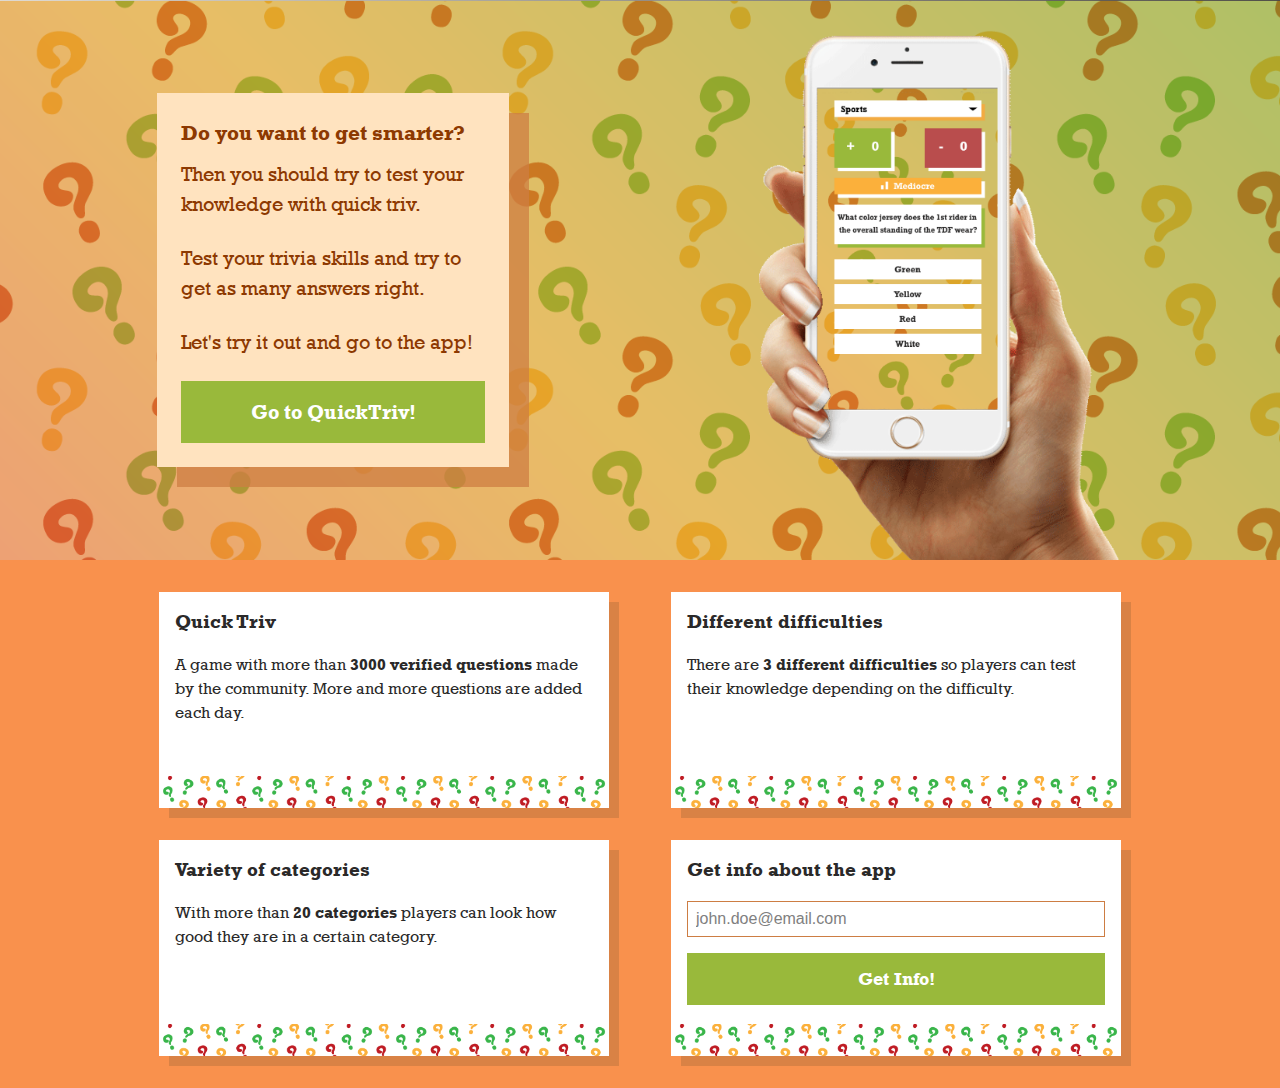
<file: index.html>
<!doctype html>
<html lang="en">
    <head>
        <meta charset="utf-8">
        <meta http-equiv="x-ua-compatible" content="ie=edge">
        <title>QuickTRIV</title>
        <meta name="description" content="This is my HTML5 boilerplate.">
        <meta name="viewport" content="width=device-width, initial-scale=1.0">

        <link rel="icon" href="assets/favicon.ico">
        <link rel="stylesheet" href="css/normalize.css">
        <link rel="stylesheet" href="css/screen.css">
        
    </head>
    <body class="c-body">
        <main class="c-main">
            <div class="c-main__intro">
                <div class="c-main__intro--item c-main__intro--header">
                    Do you want to get smarter?
                </div>
                <p class="c-main__intro--item">
                    Then you should try to test 
                    your knowledge with quick 
                    triv.
                </p>
                <p class="c-main__intro--item">
                    Test your trivia skills and try
                    to get as many answers right.
                </p>
                <p class="c-main__intro--item">
                    Let's try it out and go to the app!
                </p>
                <div class="c-main__intro--item">
                    <a href="app.html" class="c-main__intro--button">
                        Go to QuickTriv!
                    </a>
                </div>
            </div>
            <div class="c-main__mockup">
                <img src="assets/img/Mockup.png" alt="mockup" class="c-main__mockup--img">
            </div>
        </main>
        <footer class="c-footer">
            <div class="c-footer__item">
                <div class="c-footer__item--header">Quick Triv</div>
                <p class="c-footer__item--content">
                    A game with more than <span class="c-highlight">3000 verified
                    questions</span> made by the community.
                    More and more questions are added each 
                    day.
                </p>
                <div class="c-footer__item--img"></div>
            </div>
            <div class="c-footer__item">
                <div class="c-footer__item--header">Different difficulties</div>
                <p class="c-footer__item--content">
                    There are <span class="c-highlight">3 different difficulties</span> so players can test
                    their knowledge depending on the 
                    difficulty.
                </p>
                <div class="c-footer__item--img"></div>    
            </div>
            <div class="c-footer__item">
                <div class="c-footer__item--header">Variety of categories</div>
                <p class="c-footer__item--content">
                    With more than <span class="c-highlight">20 categories</span> players can
                    look how good they are in a certain 
                    category.
                </p>
                <div class="c-footer__item--img"></div>
            </div>
            <div class="c-footer__item c-footer__mail">
                <div class="c-footer__item--header">Get info about the app</div>
                <form action="" class="c-footer__item--mail">
                    <input type="email" class="c-mail__input" placeholder="john.doe@email.com" required>
                    <input type="submit" class="c-mail__button" value="Get Info!">
                </form>
                <div class="c-footer__item--img"></div>
            </div>
        </footer>
    </body>
</html>
</file>
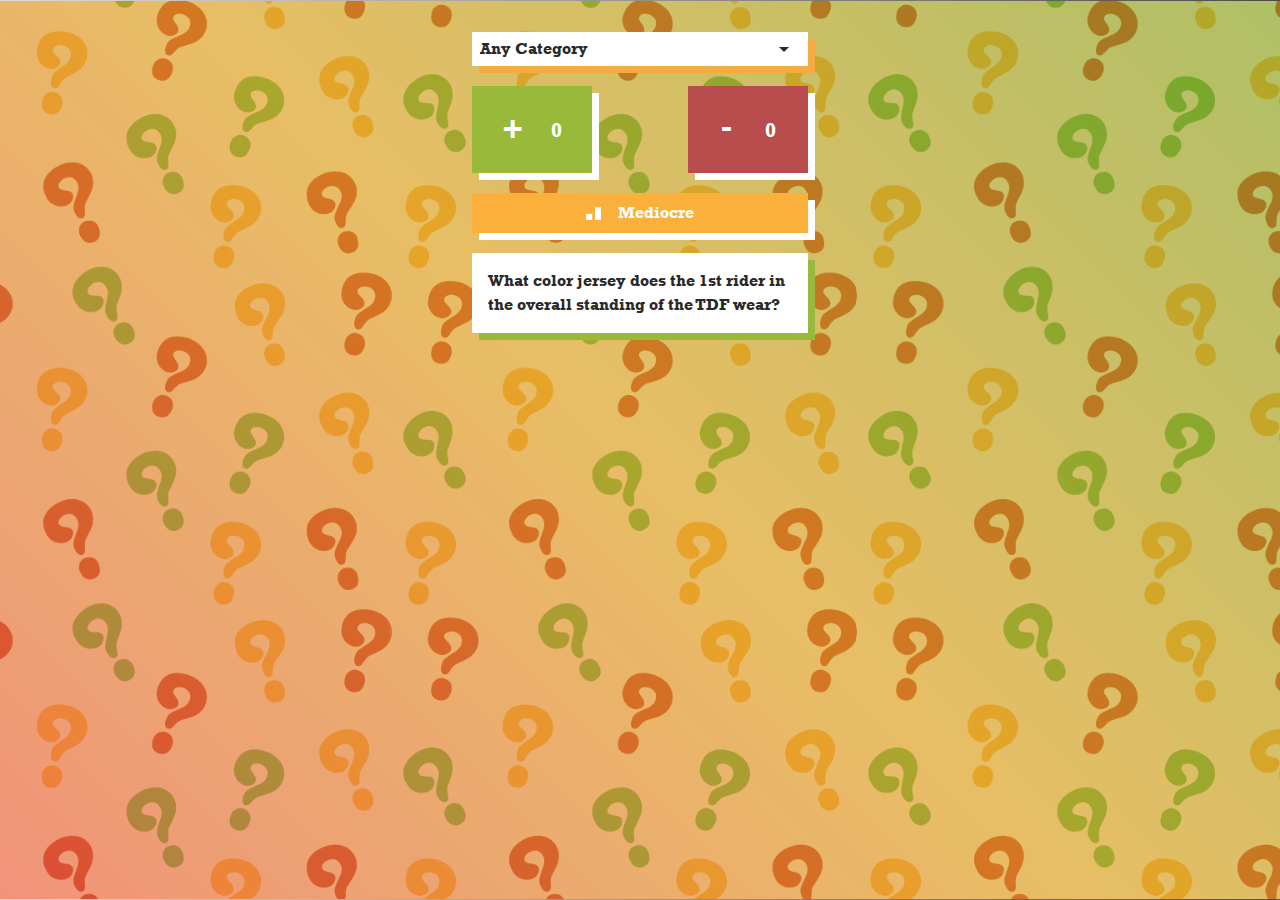
<file: app.html>
<!doctype html>
<html lang="en">
    <head>
        <meta charset="utf-8">
        <meta http-equiv="x-ua-compatible" content="ie=edge">
        <title>QuickTRIV</title>
        <meta name="description" content="This is my HTML5 boilerplate.">
        <meta name="viewport" content="width=device-width, initial-scale=1.0">

        <link rel="icon" href="assets/favicon.ico">
        <link rel="stylesheet" href="css/normalize.css">
        <link rel="stylesheet" href="css/screen.css">

        <script src="js/app.js">
        </script>
        
    </head>
    <body class="c-body__app">
        <main class="c-app">
            <span class="c-app__item c-custom-select">
                <select name="category" id="category" class="c-custom-select__input js-select">
                    <option value="0">Any Category</option>
                    <option value="9">General Knowledge</option>
                    <option value="10">Books</option>
                    <option value="11">Film</option>
                    <option value="12">Music</option>
                    <option value="13">Musicals &amp; Theatres</option>
                    <option value="14">Television</option>
                    <option value="15">Video Games</option>
                    <option value="16">Board Games</option>
                    <option value="17">Science &amp; Nature</option>
                    <option value="18">Computers</option>
                    <option value="19">Mathematics</option>
                    <option value="20">Mythology</option>
                    <option value="21">Sports</option>
                    <option value="22">Geography</option>
                    <option value="23">History</option>
                    <option value="24">Politics</option>
                    <option value="25">Art</option>
                    <option value="26">Celebrities</option>
                    <option value="27">Animals</option>
                    <option value="28">Vehicles</option>
                    <option value="29">Comics</option>
                    <option value="30">Gadgets</option>
                    <option value="31">Japanese Anime &amp; Manga</option>
                    <option value="32">Cartoon &amp; Animations</option>
                </select>
                <svg class="c-custom-select__symbol" xmlns="http://www.w3.org/2000/svg" viewBox="0 0 24 24">
                    <path d="M7,10l5,5,5-5Z"/>
                </svg>
            </span>
            <div class="c-app__item c-score">
                <div class="c-score__plus">
                    <span class="c-score__plus--symbol">+</span>
                    <span class="js-score__plus">0</span>
                </div>
                <div class="c-score__min">
                    <span class="c-score__min--symbol">-</span>
                    <span class="js-score__min">0</span>
                </div>
            </div>
            <div class="c-app__item c-difficulty">
                <span class="c-difficulty__symbol"></span>
                <p class="c-difficulty__text js-difficulty">Mediocre</p>
            </div>
            <div class="c-app__item c-trivia">
                <div class="c-trivia__question js-question">
                    What color jersey does the 1st rider in 
                    the overall standing of the TDF wear?
                </div>
                <div class="c-trivia__answers js-answers">
                    <div class="c-trivia__answers--item">
                        <button class="c-trivia__button">
                            Green
                        </button>
                    </div>
                    <div class="c-trivia__answers--item">
                        <button class="c-trivia__button">
                            Yellow
                        </button>
                    </div>
                    <div class="c-trivia__answers--item">
                        <button class="c-trivia__button">
                            Blue
                        </button>
                    </div>
                    <div class="c-trivia__answers--item">
                        <button class="c-trivia__button">
                            White
                        </button>
                    </div>
                </div>
            </div>
        </main>
    </body>
</html>
</file>
<file: css/screen.css>
/*------------------------------------*\
#FONTS
\*------------------------------------*/

@font-face {
    font-family: "Rockwell";
    font-weight: 400;
    src: url("../fonts/rock.ttf") format("truetype");
}

@font-face {
    font-family: "Rockwell";
    font-weight: 600;
    src: url("../fonts/rockb.ttf") format("truetype");
}

/*------------------------------------*\
#Variables
\*------------------------------------*/

:root {
    /* colors */
    
    --color-alpha-xx-light: #FFE3BF;
    --color-alpha-xxs-light: #FBB03B;
    --color-alpha-x-light: #F9914D;
    --color-alpha-light: #CD7D43;
    --color-alpha: #8D3901;

    --color-beta: #99B93B;
    --color-beta-dark: rgb(124, 153, 35);

    --color-charlie: #B94D4D;
    
    --global-color-neutral: #2A2929;

    --color-neutral-light: #fff;
    --color-neutral-xs-dark: rgb(236, 236, 236);
    --color-neutral-xx-dark: Grey;
    /* Shadows */
    --shadow-neutral: 40px 40px 0 rgb(205,125,67,.75);
    --shadow-neutral-phone: 20px 20px 0 rgb(205,125,67,.75);
    --shadow-neutral-small: 10px 10px 0 rgb(205,125,67,.75);
    --shadow-neutral-app: 7px 7px 0 rgb(243, 171, 66);
    --global-focus-shadow-select: 7px 7px 0 var(--color-alpha);
    --global-focus-shadow: 0 0 0 3px var(--color-alpha);
    /* borders */
    --global-borderRadius: 5px;
    --global-borderWidth: 1px;
    --global-focus-border: 1px solid var(--color-alpha);
    --global-border: 1px solid var(--color-alpha-light);

    

    /* transitions */
    --transition-alpha: .25s;

    /* Baseline settings */
    --global-baseline: 8px;
    --global-whitespace: calc(var(--global-baseline) * 3); /* = 24px */

    --global-whitespace-md: calc(var(--global-baseline) * 2); /*  = 16px */

    /* Grid */
    --grid-baseline: 5px;
    
}

/*------------------------------------*\
#GENERIC
\*------------------------------------*/

/*
    Generic: Page
    ---
    Global page styles + universal box-sizing:
*/

html {
    font-size: 16px; /* = 1rem */
    line-height: 1.5;
    font-family: 'Rockwell', Helvetica, arial, sans-serif;
    color: var(--global-color-neutral);
    box-sizing: border-box;
    -webkit-font-smoothing: antialiased;
    -moz-osx-font-smoothing: grayscale;
    background: url("../assets/img/background.png");
    background-position: center top;
    background-size: cover;
}

@media (min-width: 62.5rem){
    html{
        height: 100vh;
    }
}

*,
*:before,
*:after {
    box-sizing: inherit;
}

/*
* Remove text-shadow in selection highlight:
* https://twitter.com/miketaylr/status/12228805301
*
* Customize the background color to match your design.
*/

::-moz-selection {
    background: var(--color-alpha);
    color: white;
    text-shadow: none;
}

::selection {
    background: var(--color-alpha);
    color: white;
    text-shadow: none;
}

/*------------------------------------*\
#Elements
\*------------------------------------*/

/*
Elements: Images
---
Default markup for images to make them responsive
*/

img {
    max-width: 100%;
    vertical-align: top;
}

/*
    Elements: typography
    ---
    Default markup for typographic elements
*/

h1,
h2,
h3 {
    font-weight: 700;
}

h1 {
    font-size: 36px;
    line-height: 48px;
    margin: 0 0 24px;
}

h2 {
    font-size: 32px;
    line-height: 40px;
    margin: 0 0 24px;
}

h3 {
    font-size: 26px;
    line-height: 32px;
    margin: 0 0 24px;
}

h4,
h5,
h6 {
    font-size: 16px;
    font-weight: 600;
    line-height: 24px;
    margin: 0 0 24px;
}

p,
ol,
ul,
dl,
table,
address,
figure {
    margin: 0 0 24px;
}

ul,
ol {
    padding-left: 24px;
}

li ul,
li ol {
    margin-bottom: 0;
}

blockquote {
    font-style: normal;
    font-size: 23px;
    line-height: 32px;
    margin: 0 0 24px;
}

blockquote * {
    font-size: inherit;
    line-height: inherit;
}

figcaption {
    font-weight: 400;
    font-size: 12px;
    line-height: 16px;
    margin-top: 8px;
}

hr {
    border: 0;
    height: 1px;
    background: LightGrey;
    margin: 0 0 24px;
}

a {
    transition: all var(--transition-alpha);
    color: var(--color-alpha);
    outline-color: var(--color-alpha);
    outline-width: medium;
    outline-offset: 2px;
}

a:visited,
a:active {
    color: var(--color-alpha);
}

a:hover,
a:focus {
    color: var(--color-alpha-x-light);
}

label,
input {
    display: block;
}

select {
    width: 100%;
}

input::placeholder {
    color: var(--color-neutral-light);
}

/*------------------------------------*\
#OBJECTS
\*------------------------------------*/

/*
    Objects: Row
    ---
    Creates a horizontal row that stretches the viewport and adds padding around children
*/

.o-row {
    position: relative;
    padding: 24px 24px 0;
}

/*
    Objects: Container
    ---
    Creates a horizontal container that sets de global max-width
*/

.o-container {
    margin-left: auto;
    margin-right: auto;
    max-width: 79.5em; /* 79.5 * 16px = 1272 */
    width: 100%;
}

/*
    Objects: List
    ---
    Small reusable object to remove default list styling from lists
*/

.o-list {
    list-style: none;
    padding: 0;
}

/*
    Object: Button reset
    ---
    Small button reset object
*/

.o-button-reset {
    border: none;
    margin: 0;
    padding: 0;
    width: auto;
    overflow: visible;
    background: transparent;

    /* inherit font & color from ancestor */
    color: inherit;
    font: inherit;

    /* Normalize `line-height`. Cannot be changed from `normal` in Firefox 4+. */
    line-height: normal;

    /* Corrects font smoothing for webkit */
    -webkit-font-smoothing: inherit;
    -moz-osx-font-smoothing: inherit;

    /* Corrects inability to style clickable `input` types in iOS */
    -webkit-appearance: none;
}

/*
    Object: Hide accessible
    ---
    Accessibly hide any element
*/

.o-hide-accessible {
    position: absolute;
    width: 1px;
    height: 1px;
    padding: 0;
    margin: -1px;
    overflow: hidden;
    clip: rect(0, 0, 0, 0);
    border: 0;
}

/*------------------------------------*\
#COMPONENTS
\*------------------------------------*/

/*
    Component: Main
    ---
    Main element
*/

.c-body{
    display: flex;
    flex-direction: column;
    height: 100%;
}

.c-main{
    display: flex;
    flex-direction: column;
    padding: 2rem 2rem 0rem 2rem;
}

.c-main__intro{
    padding: 1.5rem;
    background-color: var(--color-alpha-xx-light);
    font-size: 1.25rem;
    color: var(--color-alpha);
    box-shadow: var(--shadow-neutral-phone);
}

.c-main__intro--header{
    font-weight: 600;
    font-size: 1.3rem;
}

.c-main__intro--item + .c-main__intro--item{
    margin-top: calc(var(--grid-baseline) * 2);
}

.c-main__intro--button,
.c-mail__button{
    outline: 0;
    background-color: var(--color-beta);
    border: none;
    color: var(--color-neutral-light);
    padding: 1rem;
    display: block;
    text-align: center;
    width: 100%;
    font-weight: 600;
    text-decoration: none;
}

.c-mail__button{
    font-family: 'Rockwell';
    font-size: 1.1rem;
}

.c-main__intro--button:visited,
.c-mail__button:visited{
    color: var(--color-neutral-light);
}

.c-main__intro--button:hover,
.c-main__intro--button:active,
.c-mail__button:hover,
.c-mail__button:active{
    background-color: var(--color-beta-dark);
    color: var(--color-neutral-light);
}

.c-main__intro--button:focus,
.c-mail__button:focus{
    border: var(--global-focus-border);
    box-shadow: var(--global-focus-shadow);
}

.c-main__mockup{
    align-self: center;
}

.c-highlight{
    font-weight: 600;
}


@media (min-width: 32.5rem){
    .c-main__intro{
        align-self: center;
        height: auto;
        max-width: 22rem;
    }

    .c-main__mockup--img{
        max-width: 25rem;
    }
}

@media (min-width: 62.5rem){
    .c-main{
        padding-top: 0;
        flex-direction: row;
        justify-content: space-around;
    }

    .c-main__mockup--img{
        height: 35rem;
    }
}

/*
    Component: Footer
    ---
    Footer element
*/

.c-footer{
    display: flex;
    flex-direction: column;
    align-items: center;
    background: var(--color-alpha-x-light);
    padding: 2rem;
    height: auto;
}

.c-footer__item{
    color: var(--global-color-neutral);
    background: var(--color-neutral-light);
    box-shadow: var(--shadow-neutral-small);
}

.c-footer__item + .c-footer__item{
    margin-top: 2rem;
}

.c-footer__item--header{
    margin: 1rem 1rem 0 1rem;
    font-weight: 600;
    font-size: 1.2rem;
}

.c-footer__item--content,
.c-footer__item--mail{
    margin: 1rem;
}

.c-footer__item--img{
    background: url('../assets/img/smallback.png');
    background-size: contain;
    bottom: 0;
    height: 2rem;
    width: 100%;
}

.c-footer__mail{
    width: 100%;
}

.c-mail__input{
    width: 100%;
    margin-bottom: 1rem;
    padding: 0.5rem;
    border: var(--global-border);
}

.c-mail__input::placeholder{
    color: var(--color-neutral-xx-dark);
}

.c-mail__input:focus{
    outline: 0;
    border: var(--global-focus-border);
}

@media (min-width: 32.5rem){
    .c-footer__item{
        position: relative;
        max-width: 28.125rem;
        height: auto;
        padding-bottom: 1.75rem;   
    }

    .c-footer__mail{
        width: 28.125rem;
    }

    .c-footer__item--img{
        position: absolute;
    }
}

@media (min-width: 71rem){

    .c-footer{
        padding-left: 8rem;
        padding-right: 8rem;
        display: grid;
        grid-template-columns: repeat(2, 1fr);
        grid-template-rows: repeat(2, 1fr);
        justify-items: center;
        row-gap: 2rem;
        height: 100%;
    }

    .c-footer__item{
        height: 13.5rem;
    }
    .c-footer__item + .c-footer__item{
        margin-top: 0rem;
    }
}


/*
    Component: App
    ---
    App class
*/

.c-body__app{
    height: 100vh;
    display: flex;
    justify-content: center;
}

.c-app{
    max-width: 25rem;
    padding: 2rem 2rem 2rem;
}

.c-app__item + .c-app__item{
    margin-top: 1.25rem;
}

@media (min-width: 32.5rem){
    .c-app{
        width: 25rem;
    }
}


/*
  custom select
*/

.c-custom-select{
    width: 100%;
	position: relative;
}
.c-custom-select__input{
    border-radius: 0;
	-webkit-appearance: none;
	-moz-appearance: none;
    appearance: none;
    font-weight: 600;
    width: 100%;
    padding: 0.5rem;
    padding-right: 2.5rem;
	font-family: inherit;
    outline: none;
    border: 0;
	box-shadow: var(--shadow-neutral-app);
	background-color: var(--color-neutral-light);
	color: var(--global-color-neutral);
}
.c-custom-select__symbol{
	width: 24px;
	height: 24px;
	display: block;
    fill: var(--global-color-neutral);
	position: absolute;
	top: -2px;
	right: 12px;
	pointer-events: none;
}
.c-custom-select__input:focus,
.c-custom-select__input:active{
    box-shadow: var(--global-focus-shadow-select);
	
}

/*
    Component: Difficulty
    ---
    Difficulty class
*/

.c-difficulty{
    --shadow-neutral-app: 7px 7px 0 var(--color-neutral-light);
    padding: 0.5rem;
    display: flex;
    justify-content: center;
    align-items: center;
    background: var(--color-alpha-xxs-light);
    box-shadow: var(--shadow-neutral-app);
}

.c-difficulty__symbol{
    background: url("../assets/img/lvl2.png");
    background-repeat: no-repeat;
    background-size: contain;
    margin-right: 0.5rem;
    width: 1.5rem;
    height: 1.5rem;
}

.c-difficulty__text{
    margin: 0 !important;
    font-weight: 600;
    color: white;
}

.easy{
    background: var(--color-beta);
}

.med{
    background: var(--color-alpha-xxs-light);
}

.hard{
    background: var(--color-charlie);
}

.easy .c-difficulty__symbol{
    background: url("../assets/img/lvl1.png");
    background-repeat: no-repeat;
    background-size: contain;
    margin-right: 0.5rem;
    width: 1.5rem;
    height: 1.5rem;
}
.med .c-difficulty__symbol{
    background: url("../assets/img/lvl2.png");
    background-repeat: no-repeat;
    background-size: contain;
    margin-right: 0.5rem;
    width: 1.5rem;
    height: 1.5rem;
}
.hard .c-difficulty__symbol{
    background: url("../assets/img/lvl3.png");
    background-repeat: no-repeat;
    background-size: contain;
    margin-right: 0.5rem;
    width: 1.5rem;
    height: 1.5rem;
}


/*
    Component: Trivia
    ---
    Trivia class
*/

.c-trivia__question,
.c-score__plus,
.c-score__min{
    --shadow-neutral-app: 7px 7px 0 var(--color-beta);
    background: var(--color-neutral-light); 
    padding: 1rem;
    display: flex;
    justify-content: center;
    font-weight: 600;
    box-shadow: var(--shadow-neutral-app);
    margin-bottom: 2rem;
}

.c-trivia__answers--item{
    margin-bottom: 0.75rem;
}

.c-trivia__button{
    background: var(--color-neutral-light);
    border: 0;
    width: 100%;
    padding: 1rem;
    font-weight: 600;
    outline: none;
    transition: var(--transition-alpha);
}

.c-trivia__button:hover{
    background: var(--color-neutral-xs-dark);
}

.c-trivia__button:focus,
.c-trivia__button:active{
    box-shadow: var(--global-focus-shadow);
    border: var(--global-focus-border);
}

.correct,
.correct:hover{
    background: var(--color-beta);
    color: var(--color-neutral-light);
}

.incorrect,
.incorrect:hover{
    background: var(--color-charlie);
    color: var(--color-neutral-light);
}

/*
    Component: score
    ---
    score class
*/

.c-score{
    display: flex;
    justify-content: space-between;
}

.c-score__plus,
.c-score__min{
    margin-bottom: 0;
    min-width: 7.5rem;
    display: flex;
    align-items: center;
    justify-content: space-around;
    font-size: 1.25rem;
    color: var(--color-neutral-light);
    background: var(--color-beta);
    --shadow-neutral-app: 7px 7px 0 var(--color-neutral-light);
}

.c-score__min{
    background: var(--color-charlie);
}

.c-score__min--symbol,
.c-score__plus--symbol{
    font-size: 2rem;
}

.c-score__min--symbol{
    padding-bottom: 0.4rem;
}


/*------------------------------------*\
#UTILITIES
\*------------------------------------*/


/*
    Utilities: grid areas
    ---
    Utility classes to put specific grid areas onto elements
*/

.u-span-column-4{
    grid-column: span 4;
}

.u-span-column-6{
    grid-column: span 6;
}

.u-span-column-8{
    grid-column: span 8;
}

.u-span-column-12{
    grid-column: span 12;
}

.u-span-row-2{
    grid-row: span 2;
}


/*
    Utilities: color
    ---
    Utility classes to put specific colors onto elements
*/

.u-color-neutral {
    color: var(--color-neutral);
}

.u-color-neutral-dark {
    color: var(--color-neutral-dark);
}

/*
    Utilities: spacing
    ---
    Utility classes to put specific margins and paddings onto elements
*/

.u-pt-clear {
    padding-top: 0 !important;
}

.u-mb-clear {
    margin-bottom: 0 !important;
}

.u-mb-xs {
    margin-bottom: 4px !important;
}

.u-mb-sm {
    margin-bottom: 8px !important;
}

.u-mb-md {
    margin-bottom: 16px !important;
}

.u-mb-lg {
    margin-bottom: 32px !important;
}

.u-mb-xl {
    margin-bottom: 48px !important;
}

/*
    Utilities: max-width
    ---
    Utility classes to put specific max widths onto elements
*/

.u-max-width-xs {
    max-width: 27em !important;
}

.u-max-width-sm {
    max-width: 39em !important;
}

.u-max-width-md {
    max-width: 50em !important;
}

.u-max-width-lg {
    max-width: 63.5em !important;
}

.u-max-width-none {
    max-width: none !important;
}


/*
    Utilities: align
    ---
    Utility classes align text or components
*/

.u-align-text-center {
    text-align: center;
}

.u-align-center {
    margin: 0 auto;
}

/*
    Utilities: text
    Utility classes to create smaller or bigger test
*/

.u-text-sm {
    font-size: 14px;
}

/*------------------------------------*\
#MEDIA
\*------------------------------------*/

/*
    Media Queries
    ---
    EXAMPLE Media Queries for Responsive Design.
    These examples override the primary ('mobile first') styles.
    USE THEM INLINE!
*/

/* Extra small devices (portrait phones, less than 576px)
No media query since this is the default in mobile first design
*/

/* Small devices (landscape phones, 576px and up)
@media (min-width: 576px) {}
*/

/* Medium devices (tablets, 768px and up)
@media (min-width: 768px) {}
*/

/* Large devices (landscape tablets, desktops, 992px and up)
@media (min-width: 992px) {}
*/

/* Extra large devices (large desktops, 1200px and up)
@media (min-width: 1200px) {}
*/

/*
    Print styles.
    ---
    Inlined to avoid the additional HTTP request:
    http://www.phpied.com/delay-loading-your-print-css/
*/

@media print {
    *,
    *:before,
    *:after {
        background: transparent !important;
        color: #000 !important;
        /* Black prints faster:
        http://www.sanbeiji.com/archives/953 */
        box-shadow: none !important;
        text-shadow: none !important;
    }
    a,
    a:visited {
        text-decoration: underline;
    }
    a[href]:after {
        content: " (" attr(href) ")";
    }
    abbr[title]:after {
        content: " (" attr(title) ")";
    }
    /*
    * Don't show links that are fragment identifiers,
    * or use the `javascript:` pseudo protocol
    */
    a[href^="#"]:after,
    a[href^="javascript:"]:after {
        content: "";
    }
    pre {
        white-space: pre-wrap !important;
    }
    pre,
    blockquote {
        border: 1px solid #999;
        page-break-inside: avoid;
    }
    /*
    * Printing Tables:
    * http://css-discuss.incutio.com/wiki/Printing_Tables
    */
    thead {
        display: table-header-group;
    }
    tr,
    img {
        page-break-inside: avoid;
    }
    p,
    h2,
    h3 {
        orphans: 3;
        widows: 3;
    }
    h2,
    h3 {
        page-break-after: avoid;
    }
}
</file>
